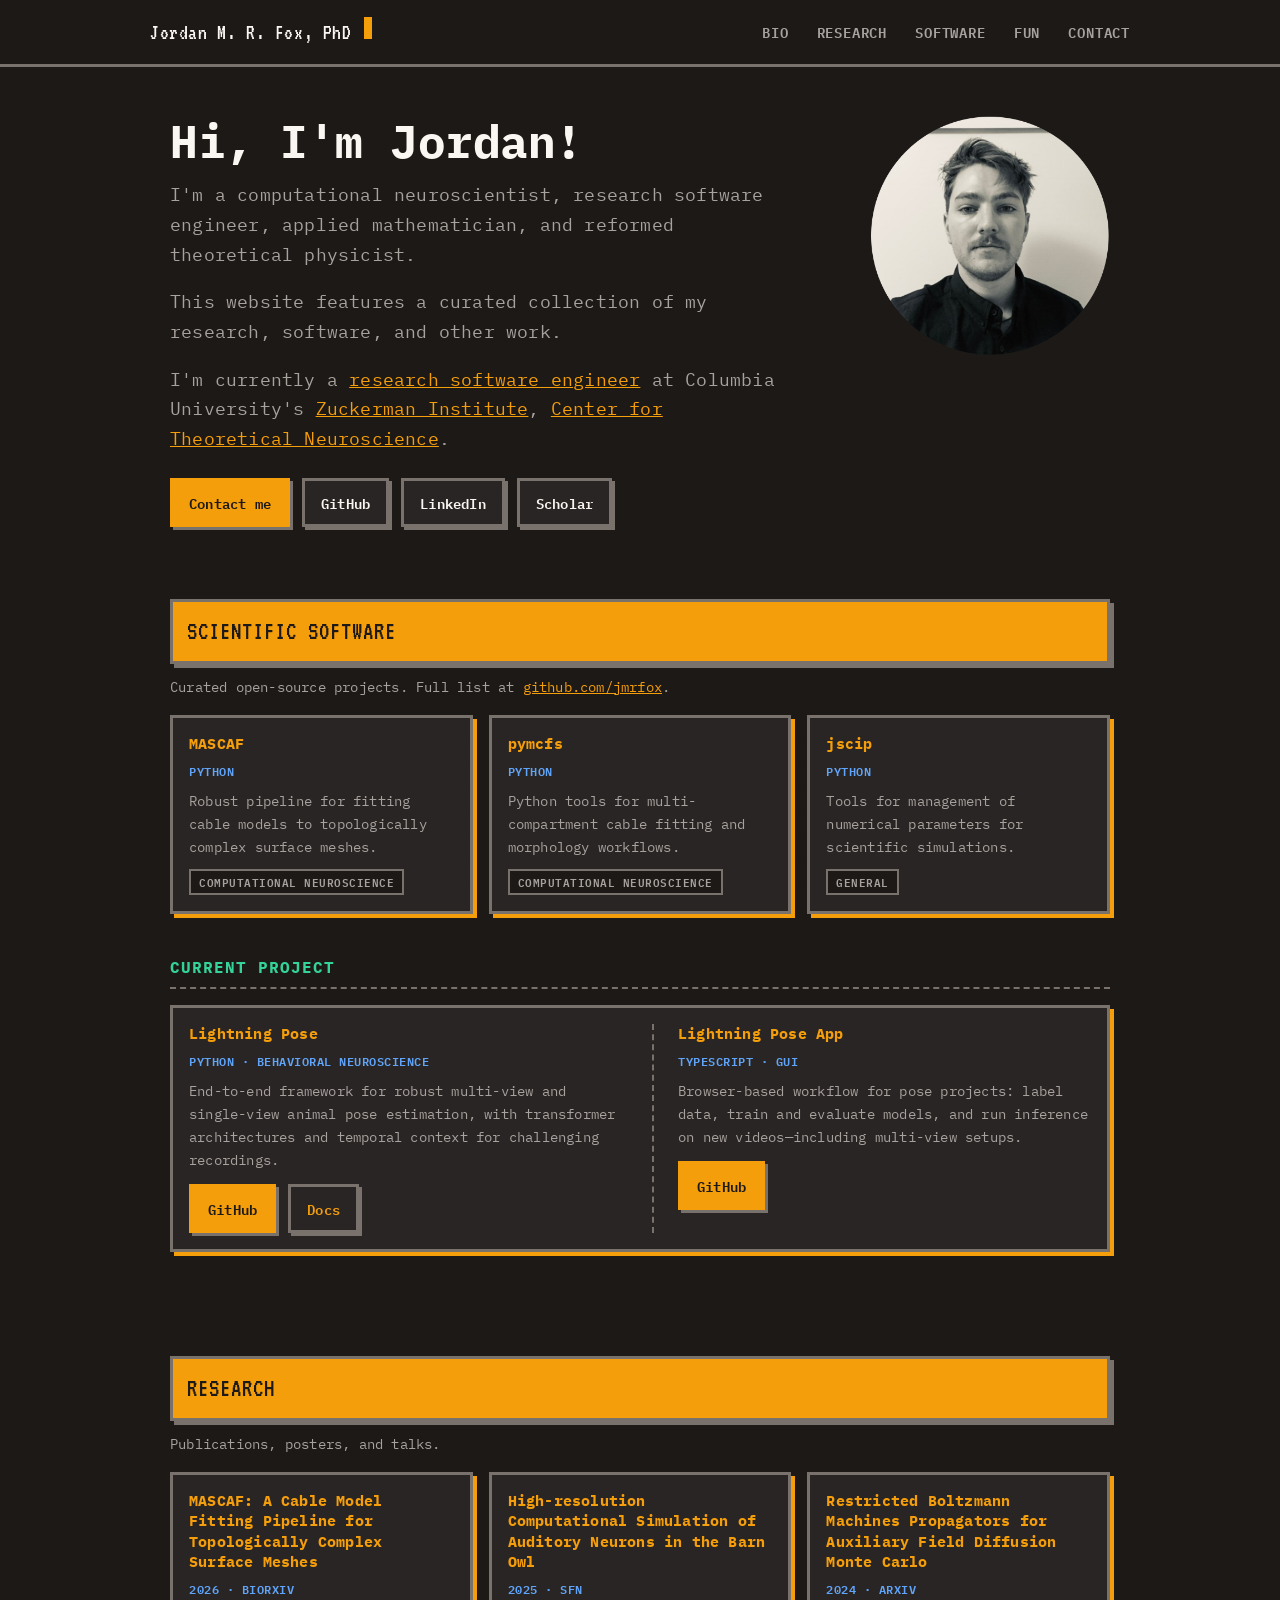
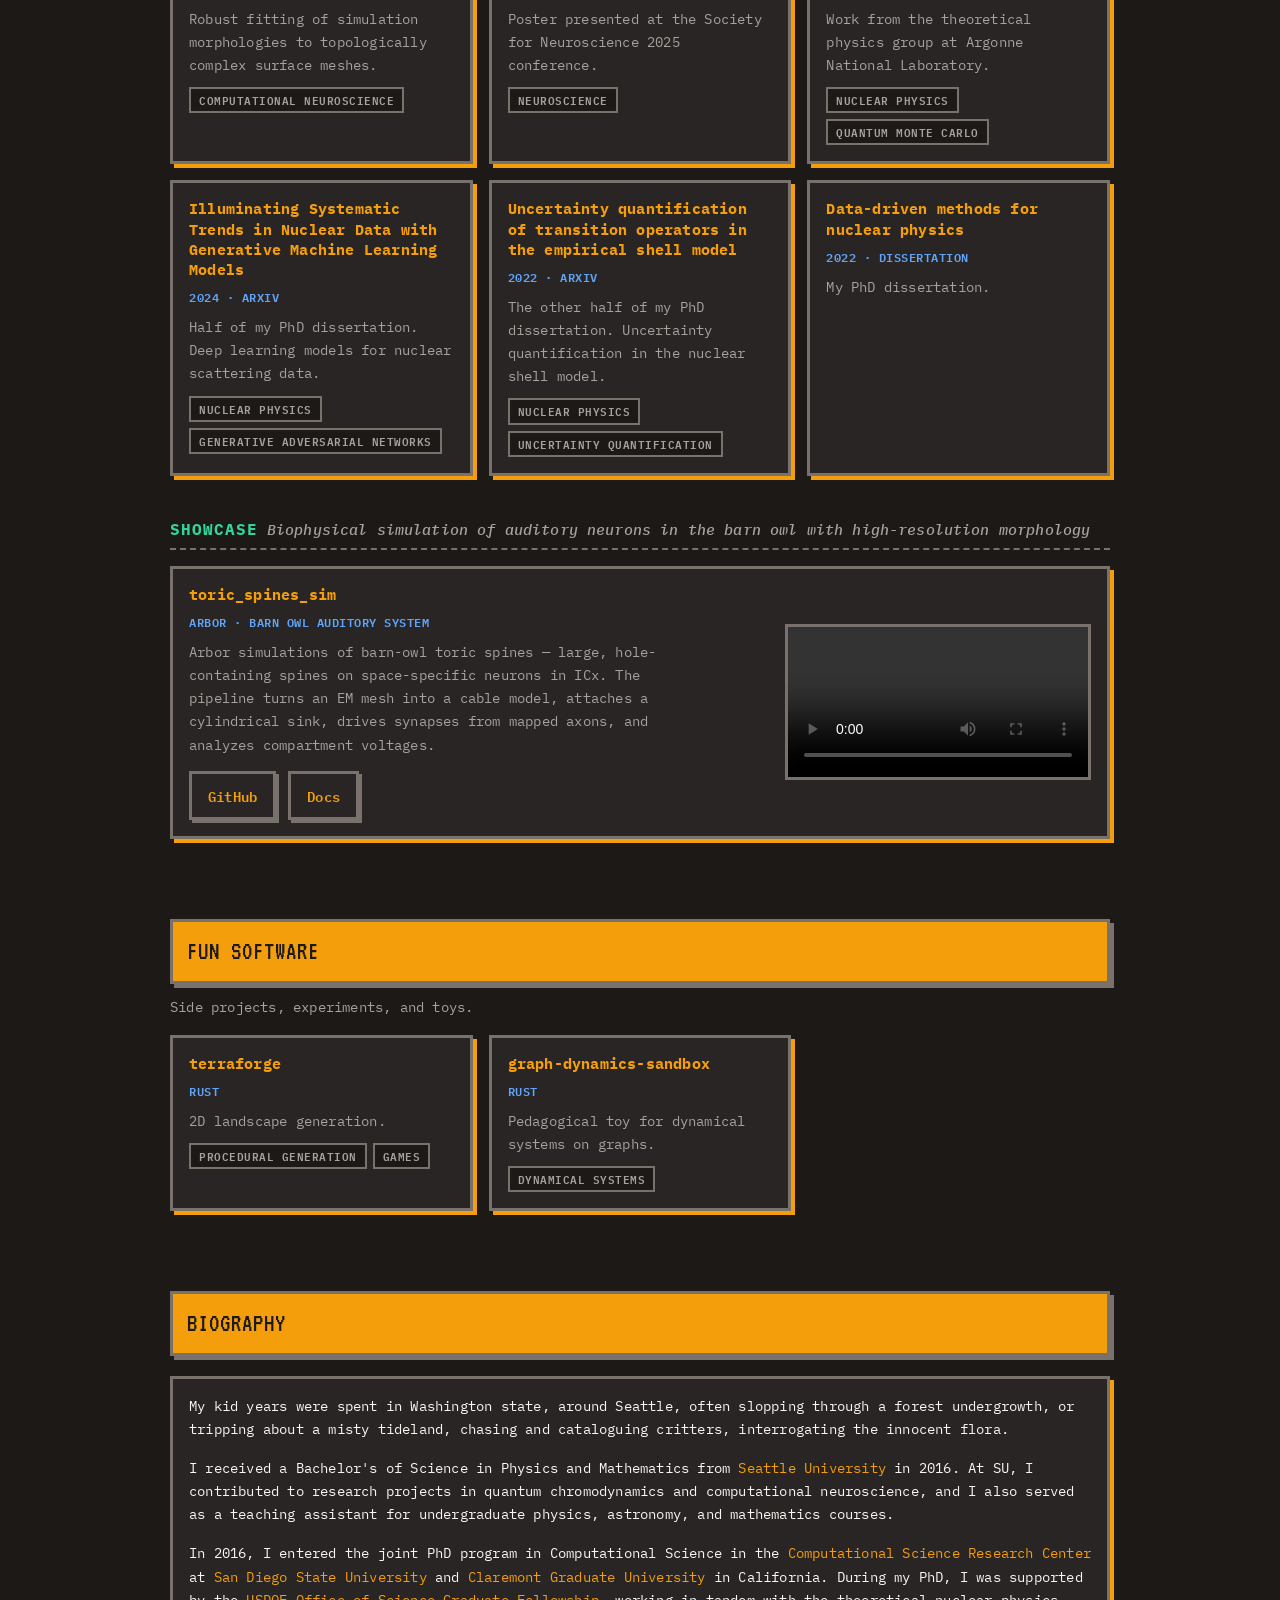
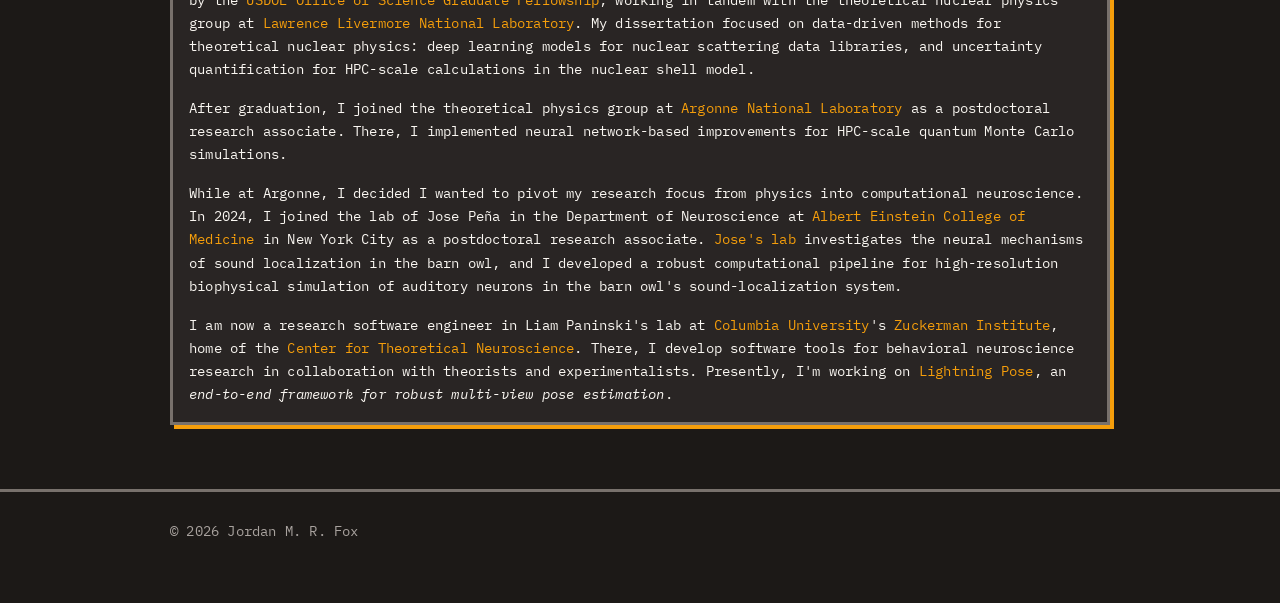
<file: index.html>
<!DOCTYPE html>

<html lang="en">



<head>

  <meta charset="utf-8" />

  <meta name="viewport" content="width=device-width, initial-scale=1" />

  <title>Jordan M. R. Fox, PhD</title>

  <meta name="description"
    content="Jordan M. R. Fox, PhD — research software engineer at Columbia's Zuckerman Institute. Computational neuroscience, open-source scientific software, and Lightning Pose." />

  <meta property="og:type" content="website" />

  <meta property="og:title" content="Jordan M. R. Fox, PhD" />

  <meta property="og:description"
    content="Research software engineer at Columbia's Center for Theoretical Neuroscience. Software for behavioral neuroscience, biophysical simulation, and nuclear physics." />

  <meta name="theme-color" content="#1c1917" />

  <link rel="icon" type="image/svg+xml" href="assets/favicon.svg" />

  <link rel="preconnect" href="https://fonts.googleapis.com" />

  <link rel="preconnect" href="https://fonts.gstatic.com" crossorigin />

  <link href="https://fonts.googleapis.com/css2?family=IBM+Plex+Mono:wght@400;600;700&family=VT323&display=swap"
    rel="stylesheet" />

  <link rel="stylesheet" href="assets/styles.css" />

  <meta name="color-scheme" content="dark" />

  <style>
    @media print {



      header,

      .cta a[href^="#"],

      nav {

        display: none !important;

      }

    }
  </style>

</head>



<body>

  <header>

    <div class="container navbar">

      <div class="brand">Jordan M. R. Fox, PhD <span class="cursor"></span></div>

      <nav>

        <a href="#bio">Bio</a>

        <a href="#research">Research</a>

        <a href="#software">Software</a>

        <a href="#fun-software">Fun</a>

        <a href="contact.html">Contact</a>

      </nav>

    </div>

  </header>



  <main class="container">

    <section class="hero" id="about">

      <div class="hero-inner">

        <div class="hero-text">

          <h1>Hi, I'm Jordan!</h1>

          <div class="lead">
            <p>
              I'm a computational neuroscientist, research software engineer, applied mathematician, and reformed theoretical physicist.
            </p>
            <p>
              This website features a curated collection of my research, software, and other work.
            </p>
            <p>
              I'm currently a <a href="https://us-rse.org/">research software engineer</a> at Columbia University's
              <a href="https://zuckermaninstitute.columbia.edu/">Zuckerman Institute</a>,
              <a href="https://ctn.zuckermaninstitute.columbia.edu/">Center for Theoretical Neuroscience</a>.
            </p>
          </div>

          <div class="cta">

            <a class="button primary" href="contact.html">Contact me</a>

            <a class="button" href="https://github.com/jmrfox" target="_blank" rel="noopener">GitHub</a>

            <a class="button" href="https://www.linkedin.com/in/jordanmrfox" target="_blank" rel="noopener">LinkedIn</a>

            <a class="button" href="https://scholar.google.com/citations?hl=en&amp;user=7iGgy_8AAAAJ" target="_blank"
              rel="noopener">Scholar</a>

          </div>

        </div>

        <img src="assets/round_headshot_alpha.png" alt="Portrait of Jordan M. R. Fox" class="avatar" />

      </div>

    </section>



    <section class="section" id="software">

      <div class="section-header">

        <h2>Scientific Software</h2>

      </div>

      <p class="section-intro">Curated open-source projects. Full list at <a href="https://github.com/jmrfox"
          target="_blank" rel="noopener">github.com/jmrfox</a>.</p>

      <div class="card-grid" id="projects-grid"></div>
      
      <h3 class="subsection-title">Current project</h3>
      <article class="card software-featured">
        <div class="software-featured-grid">
          <div class="software-featured-item">
            <h3><a href="https://github.com/paninski-lab/lightning-pose" target="_blank"
                rel="noopener">Lightning Pose</a></h3>
            <p class="meta">Python · Behavioral neuroscience</p>
            <p>
              End-to-end framework for robust multi-view and single-view animal pose estimation,
              with transformer architectures and temporal context for challenging recordings.
            </p>
            <div class="cta">
              <a class="button primary" href="https://github.com/paninski-lab/lightning-pose" target="_blank"
                rel="noopener">GitHub</a>
              <a class="button" href="https://lightning-pose.readthedocs.io/en/latest/" target="_blank"
                rel="noopener">Docs</a>
            </div>
          </div>
          <div class="software-featured-item">
            <h3><a href="https://github.com/paninski-lab/lightning-pose-app" target="_blank"
                rel="noopener">Lightning Pose App</a></h3>
            <p class="meta">TypeScript · GUI</p>
            <p>
              Browser-based workflow for pose projects: label data, train and evaluate models,
              and run inference on new videos—including multi-view setups.
            </p>
            <div class="cta">
              <a class="button primary" href="https://github.com/paninski-lab/lightning-pose-app" target="_blank"
                rel="noopener">GitHub</a>
            </div>
          </div>
        </div>
      </article>

    </section>

    <section class="section" id="research">

      <div class="section-header">

        <h2>Research</h2>

      </div>

      <p class="section-intro">Publications, posters, and talks.</p>

      <div class="card-grid" id="research-grid"></div>

      <h3 class="subsection-title showcase-heading">
        <span class="showcase-heading-label">Showcase</span>
        <span class="showcase-heading-desc"><em>Biophysical simulation of auditory neurons in the barn owl with high-resolution morphology</em></span>
      </h3>
      <article class="card showcase-card">
        <div class="showcase-copy">
          <h3><a href="https://github.com/jmrfox/toric_spines_sim" target="_blank" rel="noopener">toric_spines_sim</a>
          </h3>
          <p class="meta">Arbor · Barn owl auditory system</p>
          <p>
            Arbor simulations of barn-owl toric spines — large, hole-containing spines on space-specific
            neurons in ICx. The pipeline turns an EM mesh into a cable model, attaches a cylindrical sink,
            drives synapses from mapped axons, and analyzes compartment voltages.
          </p>
          <div class="cta">
            <a class="button" href="https://github.com/jmrfox/toric_spines_sim" target="_blank"
              rel="noopener">GitHub</a>
            <a class="button" href="https://jmrfox.github.io/toric_spines_sim/" target="_blank"
              rel="noopener">Docs</a>
          </div>
        </div>
        <div class="showcase-media">
          <video class="showcase-video" controls playsinline preload="metadata"
            aria-label="Simulation of toric spine TS1">
            <source
              src="https://www.dropbox.com/scl/fi/ctq3az3g4vy5x6bfxj1mk/ts1_sim_trimmed.mp4?rlkey=bh0f8tf7eds87ozcvzy9893y5&amp;raw=1"
              type="video/mp4" />
            Your browser does not support the video tag.
          </video>
        </div>
      </article>

    </section>

    <section class="section" id="fun-software">

      <div class="section-header">

        <h2>Fun Software</h2>

      </div>

      <p class="section-intro">Side projects, experiments, and toys.</p>

      <div class="card-grid" id="fun-projects-grid"></div>

    </section>

    <section class="section" id="bio">

      <div class="section-header">

        <h2>Biography</h2>

      </div>

      <div class="card bio-card">

        <p>My kid years were spent in Washington state, around Seattle, often slopping through a forest undergrowth,
          or tripping about a misty tideland, chasing and cataloguing critters, interrogating the innocent flora. 
        </p> 
        <p>  I received a Bachelor's of Science in Physics and Mathematics from <a
            href="https://www.seattleu.edu/">Seattle University</a> in 2016.
          At SU, I contributed to research projects in quantum chromodynamics and computational neuroscience, and I also
          served as a teaching assistant for undergraduate physics, astronomy, and mathematics courses.
        </p>

        <p>In 2016, I entered the joint PhD program in Computational Science in the <a
            href="https://www.csrc.sdsu.edu/">Computational Science Research Center</a> at <a
            href="https://www.sdsu.edu/">San Diego State University</a> and <a
            href="https://www.cgu.edu/">Claremont Graduate University</a> in California. During my PhD, I was
          supported by the <a href="https://science.osti.gov/wdts/scgsr">USDOE Office of
            Science Graduate Fellowship</a>, working in tandem with the theoretical nuclear physics group at <a
            href="https://www.llnl.gov/">Lawrence Livermore National Laboratory</a>. My dissertation focused on
          data-driven methods for theoretical nuclear physics: deep learning models for nuclear scattering data
          libraries, and uncertainty quantification for HPC-scale calculations in the nuclear shell model.</p>

        <p>After graduation, I joined the theoretical physics group at <a href="https://www.anl.gov/">Argonne National
            Laboratory</a> as a postdoctoral research associate. There, I implemented neural network-based improvements
          for HPC-scale quantum Monte Carlo simulations.</p>

        <p>While at Argonne, I decided I wanted to pivot my research focus from physics into computational neuroscience.
          In 2024, I joined the lab of Jose Peña in the Department of Neuroscience at <a
            href="https://www.einsteinmed.edu/">Albert Einstein College of Medicine</a> in New York City as a
          postdoctoral research associate.
          <a href="https://einsteinmed.edu/labs/jose-pena">Jose's lab</a> investigates the neural 
          mechanisms of sound localization in the barn owl, and I developed
          a robust computational pipeline for high-resolution biophysical simulation of auditory 
          neurons in the barn owl's sound-localization system. 
        </p>

        <p>I am now a research software engineer in Liam Paninski's lab at 
          <a href="https://www.columbia.edu/">Columbia University</a>'s 
          <a href="https://zuckermaninstitute.columbia.edu/">Zuckerman Institute</a>, 
          home of the <a href="https://ctn.zuckermaninstitute.columbia.edu/">Center for Theoretical Neuroscience</a>.
          There, I develop software tools for behavioral neuroscience research in collaboration with theorists and experimentalists. 
          Presently, I'm working on <a href="https://lightning-pose.readthedocs.io/en/latest/">Lightning Pose</a>, 
          an <em>end-to-end framework for robust multi-view pose estimation</em>.
        </p>

        
      </div>

    </section>

  </main>



  <footer>

    <div class="container">&copy; 2026 Jordan M. R. Fox</div>

  </footer>



  <script src="assets/site.js"></script>

</body>



</html>
</file>
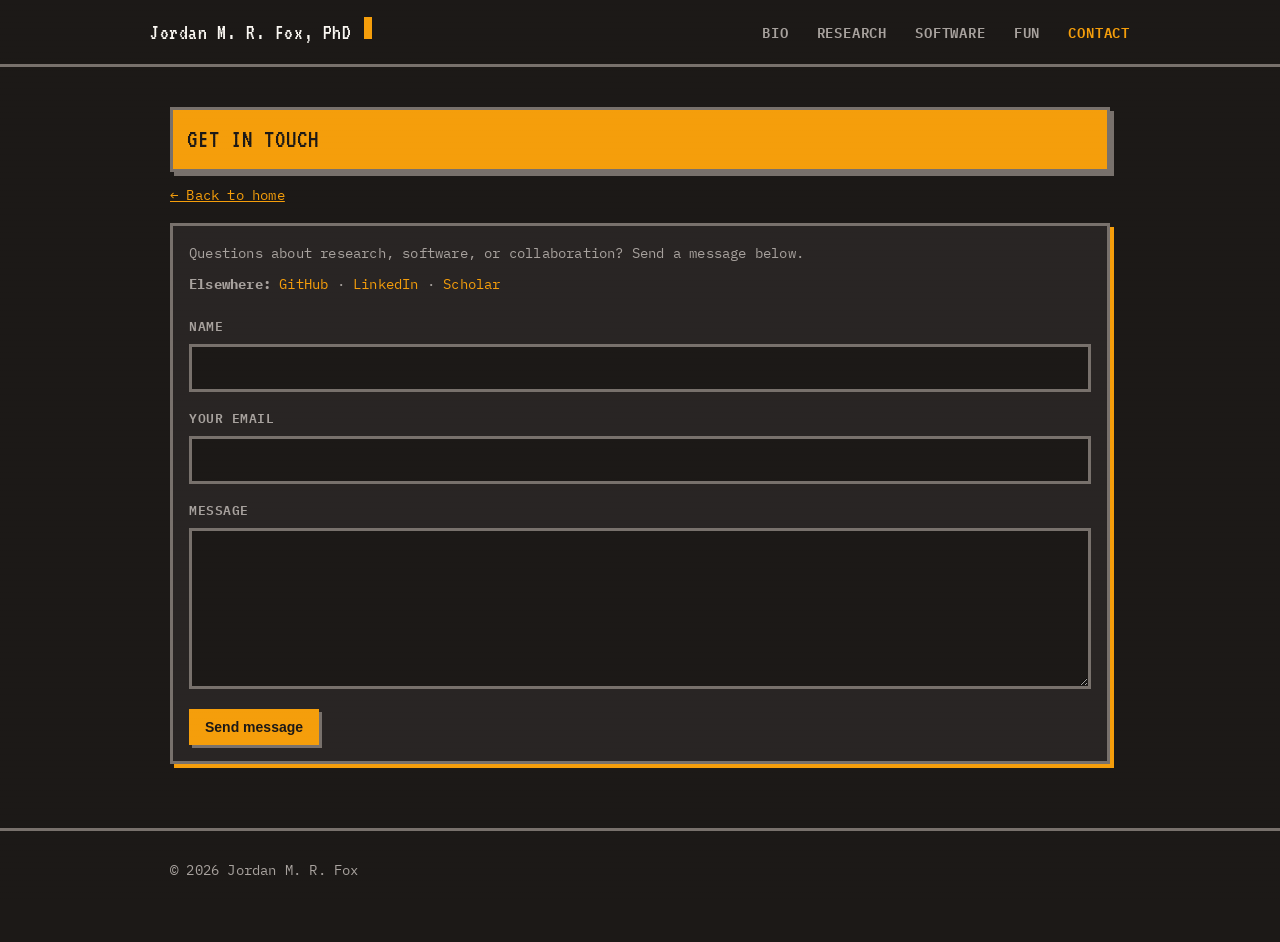
<file: contact.html>
<!DOCTYPE html>

<html lang="en">

<head>

  <meta charset="utf-8" />

  <meta name="viewport" content="width=device-width, initial-scale=1" />

  <title>Contact — Jordan M. R. Fox, PhD</title>

  <meta name="description"
    content="Contact Jordan M. R. Fox, PhD — research software engineer at Columbia University's Zuckerman Institute." />

  <meta name="theme-color" content="#1c1917" />

  <link rel="icon" type="image/svg+xml" href="assets/favicon.svg" />

  <link rel="preconnect" href="https://fonts.googleapis.com" />

  <link rel="preconnect" href="https://fonts.gstatic.com" crossorigin />

  <link href="https://fonts.googleapis.com/css2?family=IBM+Plex+Mono:wght@400;600;700&family=VT323&display=swap"
    rel="stylesheet" />

  <link rel="stylesheet" href="assets/styles.css" />

  <meta name="color-scheme" content="dark" />

</head>

<body>

  <header>

    <div class="container navbar">

      <div class="brand"><a href="index.html">Jordan M. R. Fox, PhD</a> <span class="cursor"></span></div>

      <nav>

        <a href="index.html#bio">Bio</a>

        <a href="index.html#research">Research</a>

        <a href="index.html#software">Software</a>

        <a href="index.html#fun-software">Fun</a>

        <a href="contact.html" aria-current="page">Contact</a>

      </nav>

    </div>

  </header>

  <main class="container">

    <section class="section page-contact">

      <div class="section-header">

        <h2>Get in touch</h2>

      </div>

      <p class="section-intro"><a href="index.html">← Back to home</a></p>

      <div class="card contact-card">

        <p>Questions about research, software, or collaboration? Send a message below.</p>

        <p class="contact-elsewhere"><strong>Elsewhere:</strong> <a href="https://github.com/jmrfox" target="_blank"
            rel="noopener">GitHub</a>
          · <a href="https://www.linkedin.com/in/jordanmrfox" target="_blank" rel="noopener">LinkedIn</a>
          · <a href="https://scholar.google.com/citations?hl=en&amp;user=7iGgy_8AAAAJ" target="_blank"
            rel="noopener">Scholar</a></p>

        <form id="contact-form" class="contact-form" novalidate>
          <input type="text" name="_gotcha" class="contact-honeypot" tabindex="-1" autocomplete="off"
            aria-hidden="true" />
          <label>
            Name
            <input type="text" name="name" autocomplete="name" required maxlength="120" />
          </label>
          <label>
            Your email
            <input type="email" name="email" autocomplete="email" required maxlength="254" />
          </label>
          <label>
            Message
            <textarea name="message" rows="6" required maxlength="5000"></textarea>
          </label>
          <button type="submit" class="button primary">Send message</button>
          <p id="contact-form-status" class="contact-form-status" role="status" aria-live="polite" hidden></p>
        </form>

      </div>

    </section>

  </main>

  <footer>

    <div class="container">&copy; 2026 Jordan M. R. Fox</div>

  </footer>

  <script src="assets/site.js"></script>

</body>

</html>
</file>
<file: assets/styles.css>
/* Vintage computing theme */
:root {
  --bg: #1c1917;
  --surface: #292524;
  --text: #faf7f2;
  --muted: #a8a29e;
  --accent: #f59e0b;
  --accent-2: #34d399;
  --accent-3: #60a5fa;
  --border: #78716c;
  --card: #292524;
  --shadow: #f59e0b;
}

* {
  box-sizing: border-box;
}

html,
body {
  padding: 0;
  margin: 0;
}

body {
  font-family: "IBM Plex Mono", ui-monospace, SFMono-Regular, Menlo, Monaco, Consolas, "Liberation Mono", "Courier New", monospace;
  line-height: 1.65;
  letter-spacing: 0.2px;
  color: var(--text);
  background: var(--bg);
}

.container {
  max-width: 980px;
  margin: 0 auto;
  padding: 0 20px;
}

/* Header */
header {
  position: sticky;
  top: 0;
  background: var(--bg);
  border-bottom: 3px solid var(--border);
  z-index: 10;
}

.navbar {
  display: flex;
  align-items: center;
  justify-content: space-between;
  padding: 14px 0;
}

.brand {
  font-family: "VT323", "IBM Plex Mono", monospace;
  font-weight: 400;
  font-size: 22px;
  letter-spacing: 0.6px;
}

.brand a {
  color: inherit;
  text-decoration: none;
}

.brand a:hover {
  color: var(--accent);
}

nav a[aria-current="page"] {
  color: var(--accent);
}

nav a {
  color: var(--muted);
  text-decoration: none;
  margin-left: 18px;
  font-weight: 600;
  font-size: 14px;
  text-transform: uppercase;
  letter-spacing: 0.8px;
}

nav a:hover {
  color: var(--accent);
}

/* Hero */
.hero {
  padding: 48px 0 32px;
}

.hero-inner {
  display: flex;
  align-items: flex-start;
  gap: 32px;
}

.hero-text {
  flex: 1;
  min-width: 0;
}

.ascii {
  font-family: "IBM Plex Mono", ui-monospace, monospace;
  color: var(--accent-2);
  line-height: 1.2;
  font-size: clamp(10px, 1.6vw, 13px);
  background: var(--surface);
  border: 3px solid var(--border);
  box-shadow: 4px 4px 0 var(--shadow);
  padding: 12px 14px;
  overflow: auto;
  margin: 0 0 24px;
}

h1 {
  font-size: clamp(34px, 6vw, 46px);
  line-height: 1.15;
  margin: 0 0 12px;
  font-weight: 700;
  letter-spacing: -0.5px;
}

.lead {
  font-size: clamp(16px, 2.2vw, 18px);
  color: var(--muted);
  max-width: 55ch;
  margin: 0;
}

.lead p {
  margin: 0 0 1em;
}

.lead p:last-child {
  margin-bottom: 0;
}

.cta {
  margin-top: 24px;
  display: flex;
  flex-wrap: wrap;
  gap: 12px;
}

.button {
  display: inline-flex;
  align-items: center;
  gap: 8px;
  padding: 10px 16px;
  border: 3px solid var(--border);
  border-radius: 0;
  color: var(--text);
  text-decoration: none;
  background: var(--surface);
  font-weight: 600;
  font-size: 14px;
  box-shadow: 3px 3px 0 var(--border);
  transition: transform 0.1s, box-shadow 0.1s;
}

.button:hover {
  transform: translate(1px, 1px);
  box-shadow: 2px 2px 0 var(--border);
}

.button.primary {
  border-color: var(--accent);
  background: var(--accent);
  color: #1c1917;
  box-shadow: 3px 3px 0 var(--border);
}

.button.primary:hover {
  filter: brightness(1.05);
}

.avatar {
  width: clamp(160px, 22vw, 240px);
  height: auto;
  flex-shrink: 0;
  border: none;
  box-shadow: none;
}

@media (max-width: 700px) {
  .hero-inner {
    flex-direction: column-reverse;
    align-items: center;
  }

  .hero-text {
    text-align: left;
    width: 100%;
  }

  .lead {
    max-width: none;
  }
}

/* Sections */
.section {
  padding: 40px 0;
}

.section-header {
  background: var(--accent);
  color: #1c1917;
  padding: 8px 14px;
  margin-bottom: 20px;
  border: 3px solid var(--border);
  box-shadow: 4px 4px 0 var(--border);
}

.section-header h2 {
  font-family: "VT323", "IBM Plex Mono", monospace;
  font-size: 26px;
  font-weight: 400;
  margin: 0;
  letter-spacing: 1px;
  text-transform: uppercase;
}

.subsection-title {
  font-size: 16px;
  font-weight: 700;
  text-transform: uppercase;
  letter-spacing: 1px;
  color: var(--accent-2);
  margin: 40px 0 16px;
  padding-bottom: 6px;
  border-bottom: 2px dashed var(--border);
}

/* Only collapse top margin when a subsection is the first content under the header */
.section-header + .subsection-title,
.section-intro + .subsection-title {
  margin-top: 0;
}

.showcase-heading {
  text-transform: none;
  display: flex;
  flex-wrap: wrap;
  align-items: baseline;
  gap: 0.35em 0.55em;
}

.showcase-heading-label {
  text-transform: uppercase;
  color: var(--accent-2);
}

.showcase-heading-desc {
  font-weight: 500;
  color: var(--muted);
  letter-spacing: 0.15px;
  font-size: 0.95em;
  line-height: 1.45;
}

.section-intro {
  color: var(--muted);
  font-size: 14px;
  margin: -8px 0 16px;
}

.section-intro a {
  color: var(--accent);
}

/* Showcase */
.showcase-card {
  display: grid;
  grid-template-columns: 1.1fr minmax(220px, 380px);
  gap: 20px;
  align-items: center;
  margin-top: 4px;
}

.showcase-card:hover {
  transform: none;
  box-shadow: 4px 4px 0 var(--shadow);
}

.showcase-copy h3 {
  font-size: 18px;
  margin-bottom: 6px;
}

.showcase-copy .cta {
  margin-top: 14px;
}

.showcase-media {
  min-width: 0;
  max-width: 380px;
  justify-self: end;
}

.showcase-video {
  display: block;
  width: 100%;
  max-width: 380px;
  max-height: 280px;
  height: auto;
  object-fit: contain;
  border: 3px solid var(--border);
  background: #000;
}

@media (max-width: 700px) {
  .showcase-card {
    grid-template-columns: 1fr;
  }

  .showcase-media {
    justify-self: stretch;
    max-width: 100%;
  }

  .showcase-video {
    max-width: 100%;
    max-height: 240px;
  }
}

/* Software featured */
.software-featured {
  margin-bottom: 24px;
}

.software-featured-grid {
  display: grid;
  grid-template-columns: repeat(2, 1fr);
  gap: 24px;
}

.software-featured-item h3 {
  margin: 0 0 8px;
  font-size: 16px;
  font-weight: 700;
  line-height: 1.35;
}

.software-featured-item .cta {
  margin-top: 12px;
}

.software-featured-item + .software-featured-item {
  padding-left: 24px;
  border-left: 2px dashed var(--border);
}

@media (max-width: 700px) {
  .software-featured-grid {
    grid-template-columns: 1fr;
  }

  .software-featured-item + .software-featured-item {
    padding-left: 0;
    padding-top: 20px;
    border-left: none;
    border-top: 2px dashed var(--border);
  }
}

/* Cards */
.card-grid {
  display: grid;
  grid-template-columns: repeat(3, 1fr);
  gap: 16px;
}

@media (max-width: 860px) {
  .card-grid {
    grid-template-columns: repeat(2, 1fr);
  }
}

@media (max-width: 560px) {
  .card-grid {
    grid-template-columns: 1fr;
  }
}

.card {
  border: 3px solid var(--border);
  background: var(--card);
  border-radius: 0;
  padding: 16px;
  box-shadow: 4px 4px 0 var(--shadow);
  transition: transform 0.1s, box-shadow 0.1s;
}

.card:hover {
  transform: translate(-1px, -1px);
  box-shadow: 5px 5px 0 var(--shadow);
}

.card h3 {
  margin: 0 0 8px;
  font-size: 15px;
  font-weight: 700;
  line-height: 1.35;
}

.card p {
  margin: 0 0 8px;
  color: var(--muted);
  font-size: 14px;
}

.card p:last-child {
  margin-bottom: 0;
}

.card .meta {
  color: var(--accent-3);
  font-size: 12px;
  font-weight: 600;
  text-transform: uppercase;
  letter-spacing: 0.5px;
}

.card a {
  color: var(--accent);
  text-decoration: none;
}

.card a:hover {
  text-decoration: underline;
}

.bio-card p {
  color: var(--text);
  margin-bottom: 16px;
}

.bio-card p:last-child {
  margin-bottom: 0;
}

/* Tags */
.tags {
  display: flex;
  flex-wrap: wrap;
  gap: 6px;
  margin-top: 10px;
}

.tag {
  display: inline-block;
  padding: 2px 8px;
  font-size: 11px;
  font-weight: 600;
  text-transform: uppercase;
  letter-spacing: 0.5px;
  border: 2px solid var(--border);
  background: var(--bg);
  color: var(--muted);
}

/* Contact form */
.contact-elsewhere {
  margin-bottom: 20px !important;
}

.contact-form {
  margin-top: 8px;
}

.contact-form label {
  display: block;
  margin-bottom: 16px;
  font-size: 13px;
  font-weight: 600;
  text-transform: uppercase;
  letter-spacing: 0.5px;
  color: var(--muted);
}

.contact-form input,
.contact-form textarea {
  display: block;
  width: 100%;
  margin-top: 6px;
  padding: 10px 12px;
  border: 3px solid var(--border);
  border-radius: 0;
  background: var(--bg);
  color: var(--text);
  font-family: inherit;
  font-size: 15px;
  line-height: 1.5;
}

.contact-form input:focus,
.contact-form textarea:focus {
  outline: 2px solid var(--accent);
  outline-offset: 1px;
}

.contact-form textarea {
  resize: vertical;
  min-height: 120px;
}

.contact-form button[type="submit"] {
  margin-top: 4px;
  border: none;
  cursor: pointer;
}

.contact-form button[type="submit"]:disabled {
  opacity: 0.55;
  cursor: not-allowed;
}

.contact-honeypot {
  position: absolute;
  left: -9999px;
  width: 1px;
  height: 1px;
  opacity: 0;
}

.contact-form-status {
  margin: 14px 0 0;
  font-size: 14px;
  color: var(--muted);
}

.contact-form-status.is-success {
  color: var(--accent-2);
}

.contact-form-status.is-error {
  color: #f87171;
}

/* Links */
a {
  color: var(--accent);
}

/* Footer */
footer {
  border-top: 3px solid var(--border);
  padding: 28px 0 60px;
  color: var(--muted);
  margin-top: 24px;
  font-size: 14px;
}

/* Retro scanline overlay */
body::before {
  content: "";
  position: fixed;
  inset: 0;
  pointer-events: none;
  background: repeating-linear-gradient(to bottom,
      rgba(0, 0, 0, 0),
      rgba(0, 0, 0, 0) 3px,
      rgba(255, 255, 255, 0.02) 4px,
      rgba(0, 0, 0, 0) 6px);
  opacity: 0.15;
  z-index: 100;
}

.cursor {
  display: inline-block;
  width: 8px;
  height: 1em;
  background: var(--accent);
  margin-left: 3px;
  animation: blink 1s steps(1, end) infinite;
}

@keyframes blink {

  0%,
  49% {
    opacity: 1;
  }

  50%,
  100% {
    opacity: 0;
  }
}
</file>
